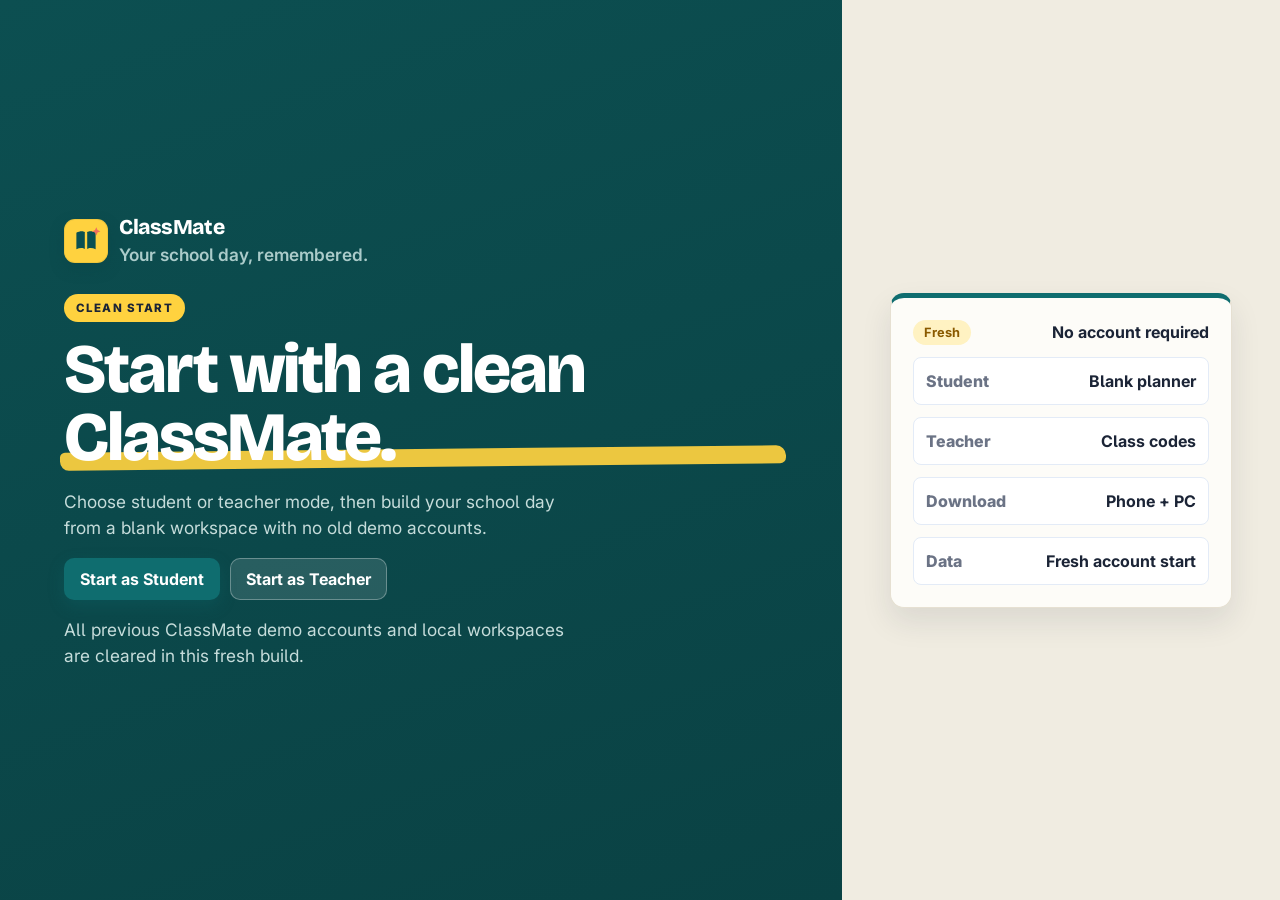
<file: index.html>
<!doctype html>
<html lang="en">
  <head>
    <meta charset="utf-8">
    <meta name="viewport" content="width=device-width, initial-scale=1">
    <meta name="theme-color" content="#0f6d6f">
    <title>ClassMate</title>
    <link rel="manifest" href="manifest.json">
    <link rel="preconnect" href="https://fonts.googleapis.com">
    <link rel="preconnect" href="https://fonts.gstatic.com" crossorigin>
    <link rel="stylesheet" href="https://fonts.googleapis.com/css2?family=Bricolage+Grotesque:opsz,wght@12..96,500;12..96,600;12..96,700;12..96,800&family=Inter:wght@400;500;600;700;800&display=swap">
    <link rel="stylesheet" href="styles.css">
  </head>
  <body>
    <div id="app"></div>
    <script src="app.js"></script>
  </body>
</html>
</file>
<file: styles.css>
/* ClassMate — a student's planner.
   Identity: warm notebook paper, ink, one teal "pen" + one yellow highlighter.
   Signature: the highlighter swipe (behind active nav + under section headings)
   and the red-margin rule borrowed from a ruled school notebook. */
:root {
  --bg: #f0ece1;            /* desk / softboard tone behind the paper */
  --paper: #fdfcf8;         /* warm notebook paper (not cold white, not cream-cliche) */
  --paper-2: #f7f4ea;       /* recessed paper */
  --ink: #1b2436;           /* pen-ink near-navy */
  --ink-soft: #3a4660;
  --muted: #6b7385;
  --line: #e6e0d2;          /* faint ruled line */
  --line-strong: #d8d0bd;

  --teal: #0f6d6f;          /* the pen — primary action + brand */
  --teal-deep: #0a5052;
  --teal-soft: #d9efed;
  --hi: #ffd23f;            /* the highlighter — the one true accent */
  --hi-soft: #fff2c2;
  --coral: #ef6f5e;         /* red marker — warnings / urgent */
  --coral-soft: #ffe1da;
  --green: #2f9e6a;
  --green-soft: #d8f3e3;
  --blue: #3563c9;
  --blue-soft: #dde7fb;

  /* legacy aliases kept so existing markup classes still resolve */
  --gold: var(--hi);
  --pink: var(--coral);
  --orange: var(--coral);
  --lilac: var(--teal);

  --shadow: 0 14px 30px rgba(27, 36, 54, 0.10);
  --soft-shadow: 0 4px 12px rgba(27, 36, 54, 0.07);
  --radius: 14px;
  --radius-sm: 10px;
  --display: "Bricolage Grotesque", "Inter", ui-sans-serif, system-ui, sans-serif;
  --body: "Inter", ui-sans-serif, system-ui, -apple-system, BlinkMacSystemFont, "Segoe UI", sans-serif;
}

* {
  box-sizing: border-box;
}

body {
  margin: 0;
  min-height: 100vh;
  background:
    radial-gradient(1200px 600px at 88% -8%, var(--hi-soft) 0%, transparent 46%),
    radial-gradient(900px 520px at -6% 108%, var(--teal-soft) 0%, transparent 50%),
    var(--bg);
  color: var(--ink);
  font-family: var(--body);
  font-feature-settings: "cv05" 1, "ss01" 1;
  -webkit-font-smoothing: antialiased;
  text-rendering: optimizeLegibility;
}

h1, h2, h3, h4, .brand h1, .game-word {
  font-family: var(--display);
  letter-spacing: -0.01em;
}

button, input, select, textarea {
  font: inherit;
}

button {
  cursor: pointer;
}

.app {
  min-height: 100vh;
}

.shell {
  display: grid;
  grid-template-columns: 230px minmax(0, 1fr);
  min-height: 100vh;
}

.sidebar {
  position: sticky;
  top: 0;
  height: 100vh;
  padding: 22px 14px;
  background: var(--teal-deep);
  background-image:
    linear-gradient(180deg, #0c4f51 0%, #0a4244 100%);
  color: #eaf4f2;
  border-right: 1px solid rgba(0, 0, 0, 0.2);
  box-shadow: inset -1px 0 0 rgba(255, 255, 255, 0.05);
}

.brand {
  display: flex;
  align-items: center;
  gap: 11px;
  margin-bottom: 26px;
}

.sidebar-brand {
  margin-bottom: 20px;
}

.logo {
  display: grid;
  place-items: center;
  width: 44px;
  height: 44px;
  border-radius: 11px;
  background: var(--hi);
  box-shadow: 0 6px 14px rgba(10, 66, 68, 0.35), inset 0 0 0 1px rgba(0, 0, 0, 0.06);
  overflow: hidden;
}

.logo svg {
  width: 100%;
  height: 100%;
}

.logo-bg {
  fill: transparent;
}

.logo-book {
  fill: var(--teal-deep);
}

.logo-line {
  stroke: var(--hi);
  stroke-width: 3.5;
  stroke-linecap: round;
}

.logo-spark {
  fill: var(--coral);
}

.brand h1 {
  margin: 0;
  font-size: 1.32rem;
  font-weight: 800;
  letter-spacing: -0.02em;
}

.brand p {
  margin: 2px 0 0;
  color: rgba(217, 239, 237, 0.72);
  font-size: 0.76rem;
  font-weight: 600;
}

.nav {
  display: grid;
  gap: 12px;
}

.nav-group {
  display: grid;
  gap: 6px;
}

.nav-group > span {
  padding: 0 10px;
  color: rgba(217, 239, 237, 0.5);
  font-size: 0.67rem;
  font-weight: 800;
  letter-spacing: 0.12em;
  text-transform: uppercase;
}

.nav button {
  position: relative;
  display: flex;
  align-items: center;
  justify-content: space-between;
  width: 100%;
  min-height: 44px;
  padding: 10px 12px;
  border: 0;
  border-radius: 10px;
  background: transparent;
  color: rgba(234, 244, 242, 0.82);
  font-weight: 600;
  text-align: left;
  transition: background 0.14s ease, color 0.14s ease;
}

.nav button > span:first-child {
  position: relative;
  z-index: 1;
}

.nav button:hover {
  background: rgba(255, 255, 255, 0.08);
  color: #fff;
}

/* Signature: the active tab is "highlighted" — a marker swipe behind the label */
.nav button.active {
  color: #fff;
  background: rgba(255, 255, 255, 0.06);
  font-weight: 700;
}

.nav button.active > span:first-child::before {
  content: "";
  position: absolute;
  left: -3px;
  right: -5px;
  bottom: 1px;
  height: 0.62em;
  z-index: -1;
  background: var(--hi);
  border-radius: 3px 7px 5px 8px;
  transform: rotate(-0.6deg);
  opacity: 0.9;
}

.nav button.active > span:first-child {
  color: var(--ink);
}

.badge {
  min-width: 22px;
  padding: 2px 7px;
  border-radius: 999px;
  background: rgba(255, 255, 255, 0.16);
  color: #fff;
  font-size: 0.72rem;
  font-weight: 800;
  text-align: center;
}

.nav button.active .badge {
  background: var(--ink);
  color: var(--hi);
}

.main {
  padding: 26px;
}

.topbar {
  position: relative;
  display: flex;
  align-items: center;
  justify-content: space-between;
  gap: 16px;
  margin-bottom: 22px;
  padding: 20px 22px 20px 26px;
  border: 1px solid var(--line);
  border-radius: var(--radius);
  background: var(--paper);
  box-shadow: var(--soft-shadow);
  overflow: hidden;
}

/* notebook margin rule down the left edge */
.topbar::before {
  content: "";
  position: absolute;
  left: 0;
  top: 0;
  bottom: 0;
  width: 6px;
  background: var(--teal);
}

.topbar h2 {
  position: relative;
  isolation: isolate;
  margin: 0;
  font-size: clamp(1.7rem, 3.4vw, 2.5rem);
  font-weight: 800;
  letter-spacing: -0.025em;
  color: var(--ink);
  width: fit-content;
}

/* Signature: highlighter swipe under the page title */
.topbar h2::after {
  content: "";
  position: absolute;
  left: -2px;
  right: -6px;
  bottom: 0.06em;
  height: 0.36em;
  z-index: -1;
  background: var(--hi);
  border-radius: 4px 8px 5px 7px;
  transform: rotate(-0.5deg);
  opacity: 0.95;
}

.topbar p {
  margin: 6px 0 0;
  color: var(--muted);
  font-size: 0.96rem;
  max-width: 62ch;
}

.app-notice {
  display: flex;
  align-items: center;
  justify-content: space-between;
  gap: 12px;
  margin-bottom: 14px;
  padding: 12px 14px;
  border: 1px solid var(--teal-soft);
  border-left: 5px solid var(--teal);
  border-radius: var(--radius-sm);
  background: var(--teal-soft);
  color: var(--teal-deep);
  font-weight: 700;
  box-shadow: var(--soft-shadow);
}

.actions {
  display: flex;
  flex-wrap: wrap;
  gap: 10px;
}

.btn {
  min-height: 42px;
  padding: 10px 15px;
  border: 1px solid var(--line-strong);
  border-radius: 10px;
  background: var(--paper);
  color: var(--ink);
  font-weight: 700;
  box-shadow: var(--soft-shadow);
  transition: transform 0.12s ease, box-shadow 0.12s ease, border-color 0.12s ease, background 0.12s ease;
}

.btn:hover {
  transform: translateY(-1px);
  border-color: var(--teal);
  box-shadow: 0 8px 18px rgba(15, 109, 111, 0.14);
}

.btn:active {
  transform: translateY(0);
}

/* The "pen": one confident solid primary — no rainbow gradient. */
.btn.primary {
  border-color: transparent;
  background: var(--teal);
  color: #fff;
  box-shadow: 0 6px 16px rgba(15, 109, 111, 0.28);
}

.btn.primary:hover {
  background: var(--teal-deep);
  border-color: transparent;
  box-shadow: 0 10px 22px rgba(15, 109, 111, 0.34);
}

.btn.warn {
  border-color: var(--coral-soft);
  background: var(--coral-soft);
  color: #a23527;
}

.btn.warn:hover {
  border-color: var(--coral);
}

.btn.quiet {
  border-color: rgba(255, 255, 255, 0.3);
  background: rgba(255, 255, 255, 0.12);
  color: #fff;
  box-shadow: none;
}

.btn.quiet:hover {
  background: rgba(255, 255, 255, 0.2);
  border-color: rgba(255, 255, 255, 0.45);
}

.btn.ghost {
  background: transparent;
}

.grid {
  display: grid;
  grid-template-columns: repeat(12, minmax(0, 1fr));
  gap: 18px;
}

.panel {
  padding: 22px;
  border: 1px solid var(--line);
  border-radius: var(--radius);
  background: var(--paper);
  box-shadow: var(--soft-shadow);
}

.panel:hover {
  border-color: var(--line-strong);
}

.span-8 { grid-column: span 8; }
.span-6 { grid-column: span 6; }
.span-4 { grid-column: span 4; }
.span-12 { grid-column: span 12; }

.panel h3 {
  position: relative;
  margin: 0 0 14px;
  padding-left: 13px;
  font-size: 1.12rem;
  font-weight: 700;
  letter-spacing: -0.015em;
  color: var(--ink);
}

/* little ruled tab marking each section title */
.panel h3::before {
  content: "";
  position: absolute;
  left: 0;
  top: 0.16em;
  bottom: 0.16em;
  width: 4px;
  border-radius: 999px;
  background: var(--teal);
}

.muted {
  color: var(--muted);
}

.light {
  color: #dbeafe;
}

.stack {
  display: grid;
  gap: 12px;
}

.item {
  display: grid;
  gap: 5px;
  padding: 14px 15px;
  border: 1px solid var(--line);
  border-left: 4px solid var(--line-strong);
  border-radius: var(--radius-sm);
  background: var(--paper);
  transition: border-color 0.12s ease, background 0.12s ease, transform 0.12s ease;
}

.item:hover {
  border-left-color: var(--teal);
}

.item-button {
  width: 100%;
  color: inherit;
  text-align: left;
}

.item-button:hover {
  border-color: var(--line);
  border-left-color: var(--teal);
  background: var(--teal-soft);
  transform: translateX(2px);
}

.row {
  display: flex;
  align-items: center;
  justify-content: space-between;
  gap: 12px;
}

.chips {
  display: flex;
  flex-wrap: wrap;
  gap: 8px;
}

.chip {
  padding: 5px 11px;
  border-radius: 999px;
  background: var(--teal-soft);
  color: var(--teal-deep);
  font-size: 0.8rem;
  font-weight: 700;
  letter-spacing: -0.005em;
}

.chip.gold { background: var(--hi-soft); color: #8a5a00; }
.chip.coral { background: var(--coral-soft); color: #a23527; }
.chip.blue { background: var(--blue-soft); color: #284f9e; }
.chip.green { background: var(--green-soft); color: #1d6e49; }
.chip:nth-child(4n) { background: var(--hi-soft); color: #8a5a00; }

.chip-button {
  border: 0;
  appearance: none;
}

.chip-button.removable {
  cursor: pointer;
}

.compact-btn {
  min-height: 32px;
  padding: 6px 10px;
  box-shadow: none;
}

.hero {
  display: grid;
  grid-template-columns: minmax(0, 1.05fr) minmax(320px, 0.65fr);
  height: 100svh;
  min-height: 560px;
  overflow: hidden;
}

.remake-hero {
  grid-template-columns: minmax(0, 1fr) minmax(300px, 0.52fr);
  background: var(--bg);
}

.hero-copy {
  display: flex;
  flex-direction: column;
  justify-content: center;
  padding: clamp(28px, 5vw, 64px);
  background: var(--teal-deep);
  background-image: linear-gradient(160deg, #0c4f51 0%, #0a4244 100%);
  color: #fff;
}

.hero-copy .brand h1 { color: #fff; }
.hero-copy .brand p { color: rgba(217, 239, 237, 0.78); }

.hero-copy > h1 {
  position: relative;
  isolation: isolate;
  margin: 0;
  max-width: 760px;
  font-size: clamp(2.6rem, 5.4vw, 4.8rem);
  font-weight: 800;
  line-height: 0.98;
  letter-spacing: -0.03em;
  width: fit-content;
}

/* highlighter swipe under the big onboarding headline */
.hero-copy > h1::after {
  content: "";
  position: absolute;
  left: -4px;
  right: -8px;
  bottom: 0.07em;
  height: 0.26em;
  z-index: -1;
  background: var(--hi);
  border-radius: 5px 10px 6px 9px;
  transform: rotate(-0.6deg);
  opacity: 0.92;
}

.hero-copy p {
  max-width: 500px;
  color: rgba(228, 244, 242, 0.86);
  font-size: 1.08rem;
  line-height: 1.5;
}

.eyebrow {
  width: fit-content;
  margin-bottom: 14px;
  padding: 7px 12px;
  border: 0;
  border-radius: 999px;
  background: var(--hi);
  color: var(--ink);
  font-size: 0.72rem;
  font-weight: 800;
  letter-spacing: 0.1em;
  text-transform: uppercase;
}

.hero-card {
  display: grid;
  align-content: center;
  min-height: 0;
  padding: clamp(22px, 4vw, 48px);
  overflow: hidden;
}

.start-preview {
  display: grid;
  gap: 12px;
  width: min(360px, 100%);
  padding: 22px;
  border: 1px solid var(--line);
  border-top: 5px solid var(--teal);
  border-radius: var(--radius);
  background: var(--paper);
  box-shadow: var(--shadow);
}

.remake-preview {
  border-color: var(--line);
  border-top-color: var(--teal);
  background: var(--paper);
}

.preview-top, .preview-row {
  display: flex;
  align-items: center;
  justify-content: space-between;
  gap: 12px;
}

.preview-row {
  min-height: 48px;
  padding: 10px 12px;
  border: 1px solid #e3ebf7;
  border-radius: 8px;
  background: #fff;
}

.clean-state-panel {
  display: flex;
  align-items: center;
  justify-content: space-between;
  gap: 14px;
}

.preview-row span {
  color: var(--muted);
  font-weight: 800;
}

.form {
  display: grid;
  gap: 12px;
}

.studio-ai-form {
  grid-template-columns: minmax(180px, 1.4fr) minmax(130px, 0.8fr) minmax(160px, 1fr) auto;
  align-items: end;
}

.submission-form {
  grid-template-columns: minmax(240px, 1fr) minmax(150px, 220px) auto;
  align-items: end;
}

.class-form {
  grid-template-columns: minmax(160px, 1fr) 92px 140px 92px 120px auto;
  align-items: end;
}

.activity-form, .document-form, .holiday-form, .library-form, .checkin-form {
  grid-template-columns: minmax(170px, 1fr) minmax(150px, 0.8fr) minmax(130px, 0.6fr) minmax(120px, 0.5fr) auto;
  align-items: end;
  margin-bottom: 14px;
}

.group-form, .project-form, .template-form, .settings-form, .reminder-time-form, .classroom-form {
  grid-template-columns: minmax(180px, 1fr) minmax(120px, 180px) auto;
  align-items: end;
}

.template-form {
  grid-template-columns: minmax(180px, 1fr) minmax(160px, 220px) minmax(180px, 1fr) auto;
}

.settings-form {
  grid-template-columns: repeat(2, minmax(0, 1fr));
}

.settings-form .btn {
  width: fit-content;
}

.sheet-tabs {
  display: flex;
  gap: 8px;
  margin: -4px 0 18px;
  overflow-x: auto;
  padding-bottom: 4px;
}

.sheet-tabs button {
  min-height: 38px;
  padding: 8px 12px;
  border: 1px solid var(--line);
  border-radius: 8px;
  background: rgba(255, 255, 255, 0.86);
  color: var(--muted);
  font-weight: 850;
  white-space: nowrap;
}

.sheet-tabs button.active {
  border-color: var(--teal);
  background: var(--teal-soft);
  color: var(--teal-deep);
}

.holiday-grid {
  display: grid;
  grid-template-columns: repeat(3, minmax(0, 1fr));
  gap: 12px;
}

.google-signin {
  min-height: 42px;
}

.auth-note {
  display: inline-flex;
  align-items: center;
  min-height: 42px;
  padding: 8px 12px;
  border: 1px solid rgba(255, 255, 255, 0.32);
  border-radius: 8px;
  color: #e5edff;
  background: rgba(255, 255, 255, 0.12);
  font-size: 0.84rem;
  font-weight: 800;
}

.file-input {
  position: absolute;
  width: 1px;
  height: 1px;
  opacity: 0;
  pointer-events: none;
}

.material-add {
  display: grid;
  grid-template-columns: minmax(0, 1fr) auto;
  gap: 8px;
  margin-top: 4px;
}

.field {
  display: grid;
  gap: 6px;
}

.field label {
  color: var(--muted);
  font-size: 0.82rem;
  font-weight: 800;
}

.field input, .field select, .field textarea {
  width: 100%;
  min-height: 42px;
  padding: 10px 13px;
  border: 1px solid var(--line-strong);
  border-radius: 10px;
  background: #fff;
  color: var(--ink);
  outline: none;
  transition: border-color 0.12s ease, box-shadow 0.12s ease;
}

.field input:focus, .field select:focus, .field textarea:focus {
  border-color: var(--teal);
  box-shadow: 0 0 0 3px rgba(15, 109, 111, 0.18);
}

.field.invalid input,
.field.invalid select,
.field.invalid textarea {
  border-color: var(--coral);
  background: #fff7f5;
  box-shadow: 0 0 0 3px rgba(239, 111, 94, 0.2);
}

.field.attention input,
.field.attention select,
.field.attention textarea {
  border-color: var(--hi);
  box-shadow: 0 0 0 4px rgba(255, 210, 63, 0.4);
}

.form-message {
  min-height: 20px;
  margin-top: 8px;
  color: var(--muted);
  font-size: 0.88rem;
  font-weight: 800;
}

.form-message.error {
  color: #a33a4d;
}

.form-message.success {
  color: var(--green);
}

.field textarea {
  min-height: 86px;
  resize: vertical;
}

.segmented {
  display: inline-flex;
  gap: 4px;
  padding: 4px;
  border: 1px solid var(--line-strong);
  border-radius: 10px;
  background: var(--paper-2);
}

.segmented button {
  min-height: 32px;
  border: 0;
  border-radius: 7px;
  padding: 6px 12px;
  background: transparent;
  color: var(--muted);
  font-weight: 700;
}

.segmented button.active {
  background: var(--teal);
  color: #fff;
  box-shadow: 0 2px 6px rgba(15, 109, 111, 0.25);
}

.timetable {
  display: grid;
  grid-template-columns: repeat(5, minmax(140px, 1fr));
  gap: 8px;
  overflow-x: auto;
  padding-bottom: 4px;
}

.day {
  min-width: 140px;
  display: flex;
  flex-direction: column;
  gap: 6px;
  padding: 9px;
  border: 1px solid var(--line);
  border-radius: 8px;
  background: #fbfdff;
}

.day h4 {
  margin: 0 0 2px;
}

.period {
  padding: 8px 9px;
  border: 1px solid var(--line);
  border-left: 4px solid var(--teal);
  border-radius: var(--radius-sm);
  background: var(--paper);
  margin-bottom: 0;
  font-size: 0.82rem;
  line-height: 1.25;
}

.bottom-nav {
  display: none;
}

.modal-backdrop {
  position: fixed;
  inset: 0;
  z-index: 10;
  display: grid;
  place-items: center;
  padding: 18px;
  background: rgba(8, 28, 30, 0.42);
}

.modal {
  width: min(720px, 100%);
  max-height: 88vh;
  overflow: auto;
  padding: 24px;
  border: 1px solid var(--line);
  border-top: 6px solid var(--teal);
  border-radius: var(--radius);
  background: var(--paper);
  box-shadow: 0 24px 70px rgba(0, 0, 0, 0.25);
}

.tutorial {
  width: min(860px, 100%);
}

.tutorial-grid {
  display: grid;
  grid-template-columns: repeat(2, minmax(0, 1fr));
  gap: 12px;
  margin: 14px 0;
}

.empty {
  padding: 24px;
  border: 1.5px dashed var(--line-strong);
  border-radius: var(--radius-sm);
  color: var(--muted);
  text-align: center;
  line-height: 1.5;
  background:
    repeating-linear-gradient(0deg, transparent, transparent 27px, var(--line) 27px, var(--line) 28px),
    var(--paper-2);
  background-attachment: local;
}

.empty strong {
  color: var(--ink);
}

.status-dot {
  width: 10px;
  height: 10px;
  border-radius: 50%;
  background: var(--green);
}

.game-word {
  display: block;
  font-size: 1.8rem;
  letter-spacing: 0;
  text-transform: uppercase;
}

.game-hud {
  display: flex;
  flex-wrap: wrap;
  gap: 8px;
  margin: 12px 0;
}

.game-meter {
  height: 12px;
  overflow: hidden;
  border-radius: 999px;
  background: #e8eef8;
}

.game-meter span {
  display: block;
  height: 100%;
  border-radius: inherit;
  background: linear-gradient(90deg, var(--teal), var(--hi));
}

.game-card {
  display: grid;
  gap: 16px;
  padding: 20px;
  border: 1px solid var(--line);
  border-radius: var(--radius);
  background: var(--paper);
  box-shadow: var(--soft-shadow);
}

.game-card > strong {
  font-size: 1.42rem;
}

.game-mode {
  width: fit-content;
  padding: 6px 11px;
  border-radius: 999px;
  background: var(--hi-soft);
  color: #8a5a00;
  font-size: 0.78rem;
  font-weight: 800;
  letter-spacing: 0.02em;
}

.game-card-typed {
  background: linear-gradient(135deg, #ffffff, #ecfdf5);
}

.game-card-binary {
  background: linear-gradient(135deg, #ffffff, #eff6ff);
}

.game-card-move {
  background: linear-gradient(135deg, #ffffff, #fff7ed);
}

.game-options {
  display: grid;
  grid-template-columns: repeat(2, minmax(0, 1fr));
  gap: 10px;
}

.game-options .btn {
  min-height: 58px;
  justify-content: center;
  background: #ffffff;
}

.game-options .btn:hover {
  border-color: var(--blue);
  background: #fff4fb;
}

.game-style-list {
  display: grid;
  gap: 8px;
  margin-top: 14px;
}

.mini-game {
  display: flex;
  justify-content: space-between;
  gap: 10px;
  padding: 10px 12px;
  border: 1px solid var(--line);
  border-radius: 8px;
  background: #f8fbff;
  color: var(--muted);
  font-size: 0.86rem;
}

.mini-game.active {
  border-color: #8bb6ff;
  background: #ecf4ff;
  color: var(--blue);
}

.presentation-plan {
  display: grid;
  gap: 12px;
  margin-top: 14px;
}

.slide-list {
  display: grid;
  grid-template-columns: repeat(2, minmax(0, 1fr));
  gap: 10px;
}

.binary {
  grid-template-columns: repeat(2, minmax(0, 1fr));
}

.true-btn {
  border-color: #b7f7cd;
  background: #dcfce7;
  color: #166534;
}

.false-btn {
  border-color: #fecdd3;
  background: #ffe4e6;
  color: #9f1239;
}

.move-btn {
  border-color: #fed7aa;
  background: #fff7ed;
}

@media (max-width: 900px) {
  .shell {
    grid-template-columns: 1fr;
  }

  .sidebar {
    display: none;
  }

  .main {
    padding: 18px 14px 86px;
  }

  .topbar {
    align-items: flex-start;
    flex-direction: column;
  }

  .grid {
    grid-template-columns: 1fr;
  }

  .span-8, .span-6, .span-4, .span-12 {
    grid-column: span 1;
  }

  .hero {
    grid-template-columns: 1fr;
  }

  .hero-copy {
    min-height: 52vh;
  }

  .hero-card {
    align-content: start;
    padding-top: 18px;
  }

  .bottom-nav {
    position: fixed;
    left: 0;
    right: 0;
    bottom: 0;
    z-index: 9;
    display: flex;
    gap: 4px;
    overflow-x: auto;
    padding: 8px;
    border-top: 1px solid var(--line);
    background: rgba(255, 255, 255, 0.96);
    backdrop-filter: blur(12px);
  }

  .bottom-nav button {
    flex: 0 0 auto;
    min-width: 78px;
    min-height: 48px;
    border: 0;
    border-radius: 8px;
    background: transparent;
    color: var(--muted);
    font-size: 0.76rem;
    font-weight: 800;
  }

  .bottom-nav button.active {
    background: var(--teal-soft);
    color: var(--teal);
  }
}

@media (max-width: 560px) {
  .actions, .row, .app-notice, .clean-state-panel {
    align-items: stretch;
    flex-direction: column;
  }

  .btn {
    width: 100%;
  }

  .game-options {
    grid-template-columns: 1fr;
  }

  .studio-ai-form, .submission-form, .class-form, .slide-list,
  .activity-form, .document-form, .holiday-form, .library-form,
  .checkin-form, .group-form, .project-form, .template-form, .settings-form, .reminder-time-form,
  .classroom-form,
  .holiday-grid, .tutorial-grid {
    grid-template-columns: 1fr;
  }
}

/* AI Study Coach — the encouraging pep-talk + numbered plan */
.coach-encouragement {
  position: relative;
  border: 1px solid var(--hi);
  border-left: 5px solid var(--hi);
  background: var(--hi-soft);
  padding: 16px 18px;
  border-radius: var(--radius-sm);
  font-size: 1.02rem;
  line-height: 1.5;
}

.coach-encouragement strong {
  color: #6b4a00;
  font-weight: 700;
}

.coach-steps {
  margin: 10px 0 4px;
  padding: 0;
  list-style: none;
  counter-reset: step;
  display: grid;
  gap: 12px;
}

.coach-steps li {
  position: relative;
  padding: 13px 16px 13px 52px;
  border: 1px solid var(--line);
  border-radius: var(--radius-sm);
  background: var(--paper);
  line-height: 1.5;
  counter-increment: step;
}

.coach-steps li::before {
  content: counter(step);
  position: absolute;
  left: 13px;
  top: 12px;
  display: grid;
  place-items: center;
  width: 26px;
  height: 26px;
  border-radius: 50%;
  background: var(--teal);
  color: #fff;
  font-family: var(--display);
  font-weight: 700;
  font-size: 0.9rem;
}

/* Quality floor: visible keyboard focus on projector, calm motion. */
a:focus-visible,
button:focus-visible,
input:focus-visible,
select:focus-visible,
textarea:focus-visible,
[data-action]:focus-visible,
[data-view]:focus-visible {
  outline: 3px solid var(--hi);
  outline-offset: 2px;
  border-radius: 8px;
}

.sidebar button:focus-visible,
.hero-copy button:focus-visible {
  outline-color: var(--hi);
  outline-offset: 3px;
}

@media (prefers-reduced-motion: reduce) {
  * {
    animation-duration: 0.001ms !important;
    transition-duration: 0.001ms !important;
    scroll-behavior: auto !important;
  }
}
</file>
